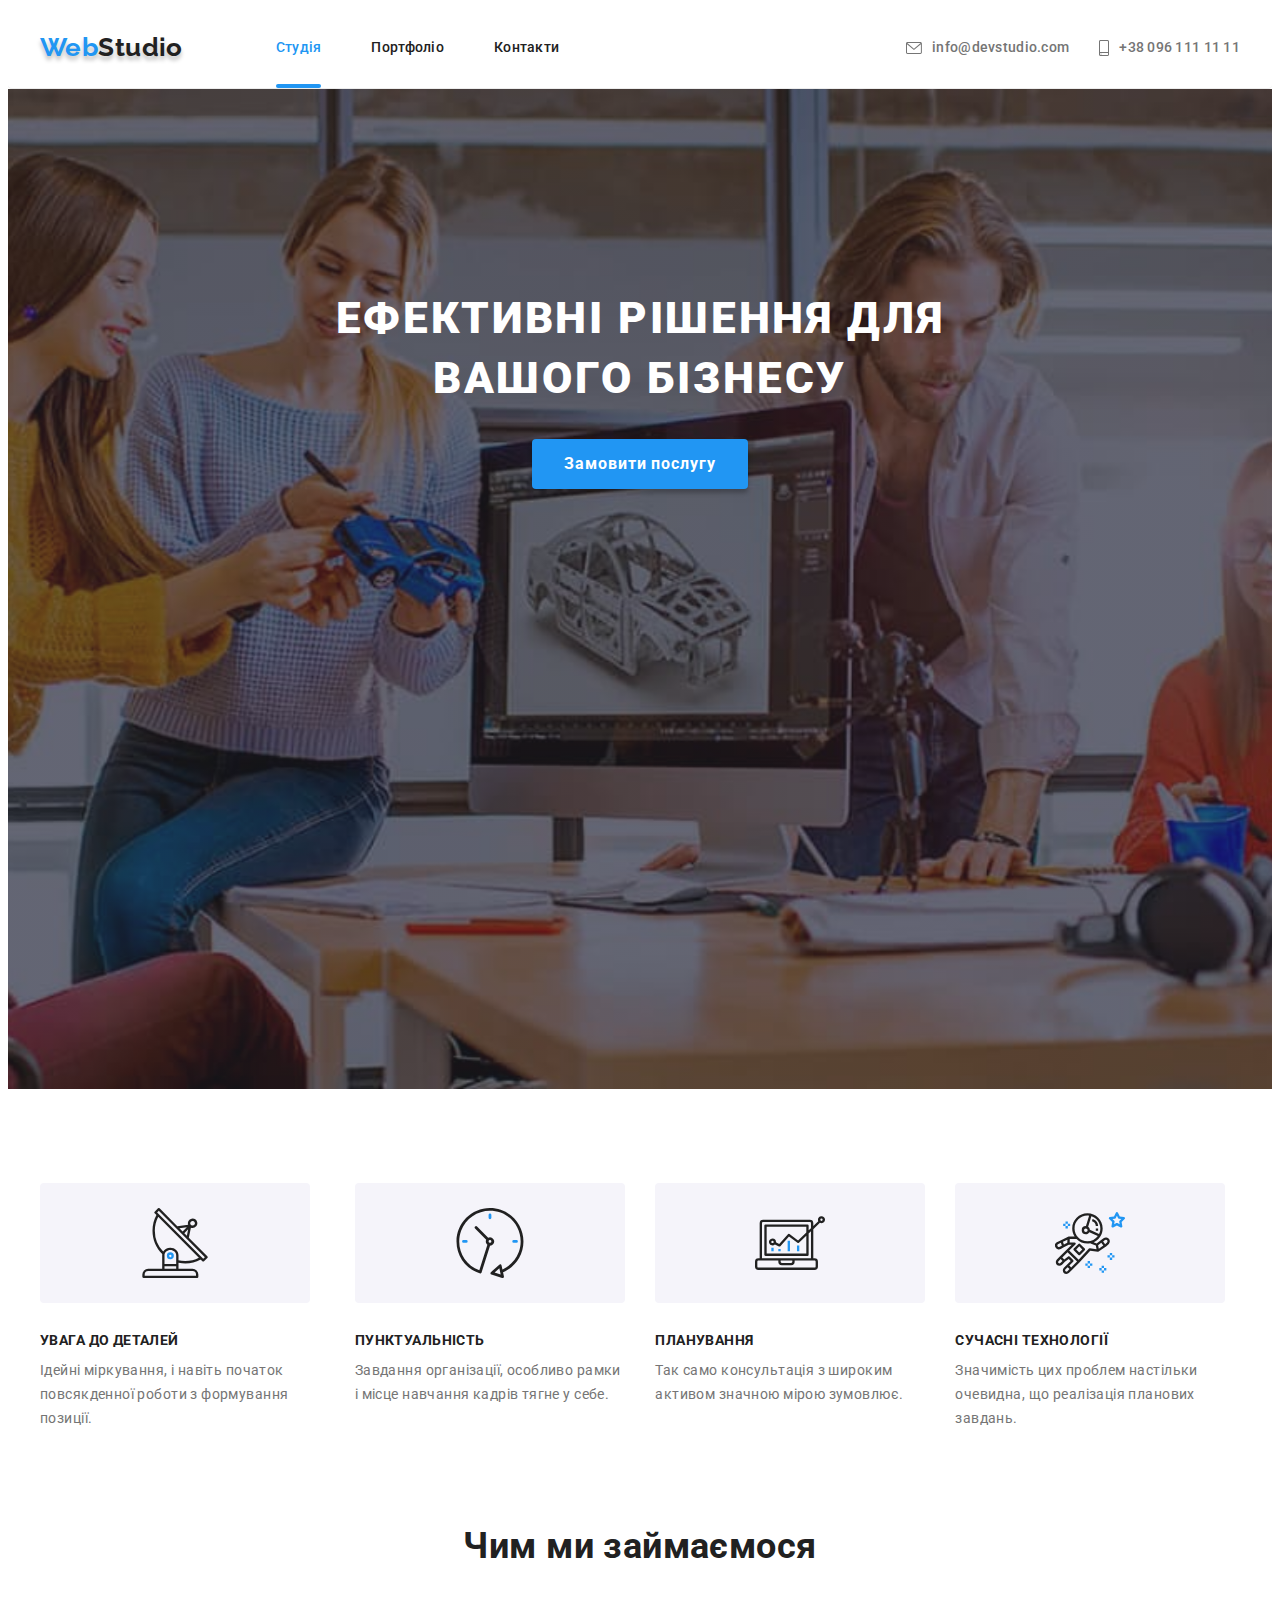
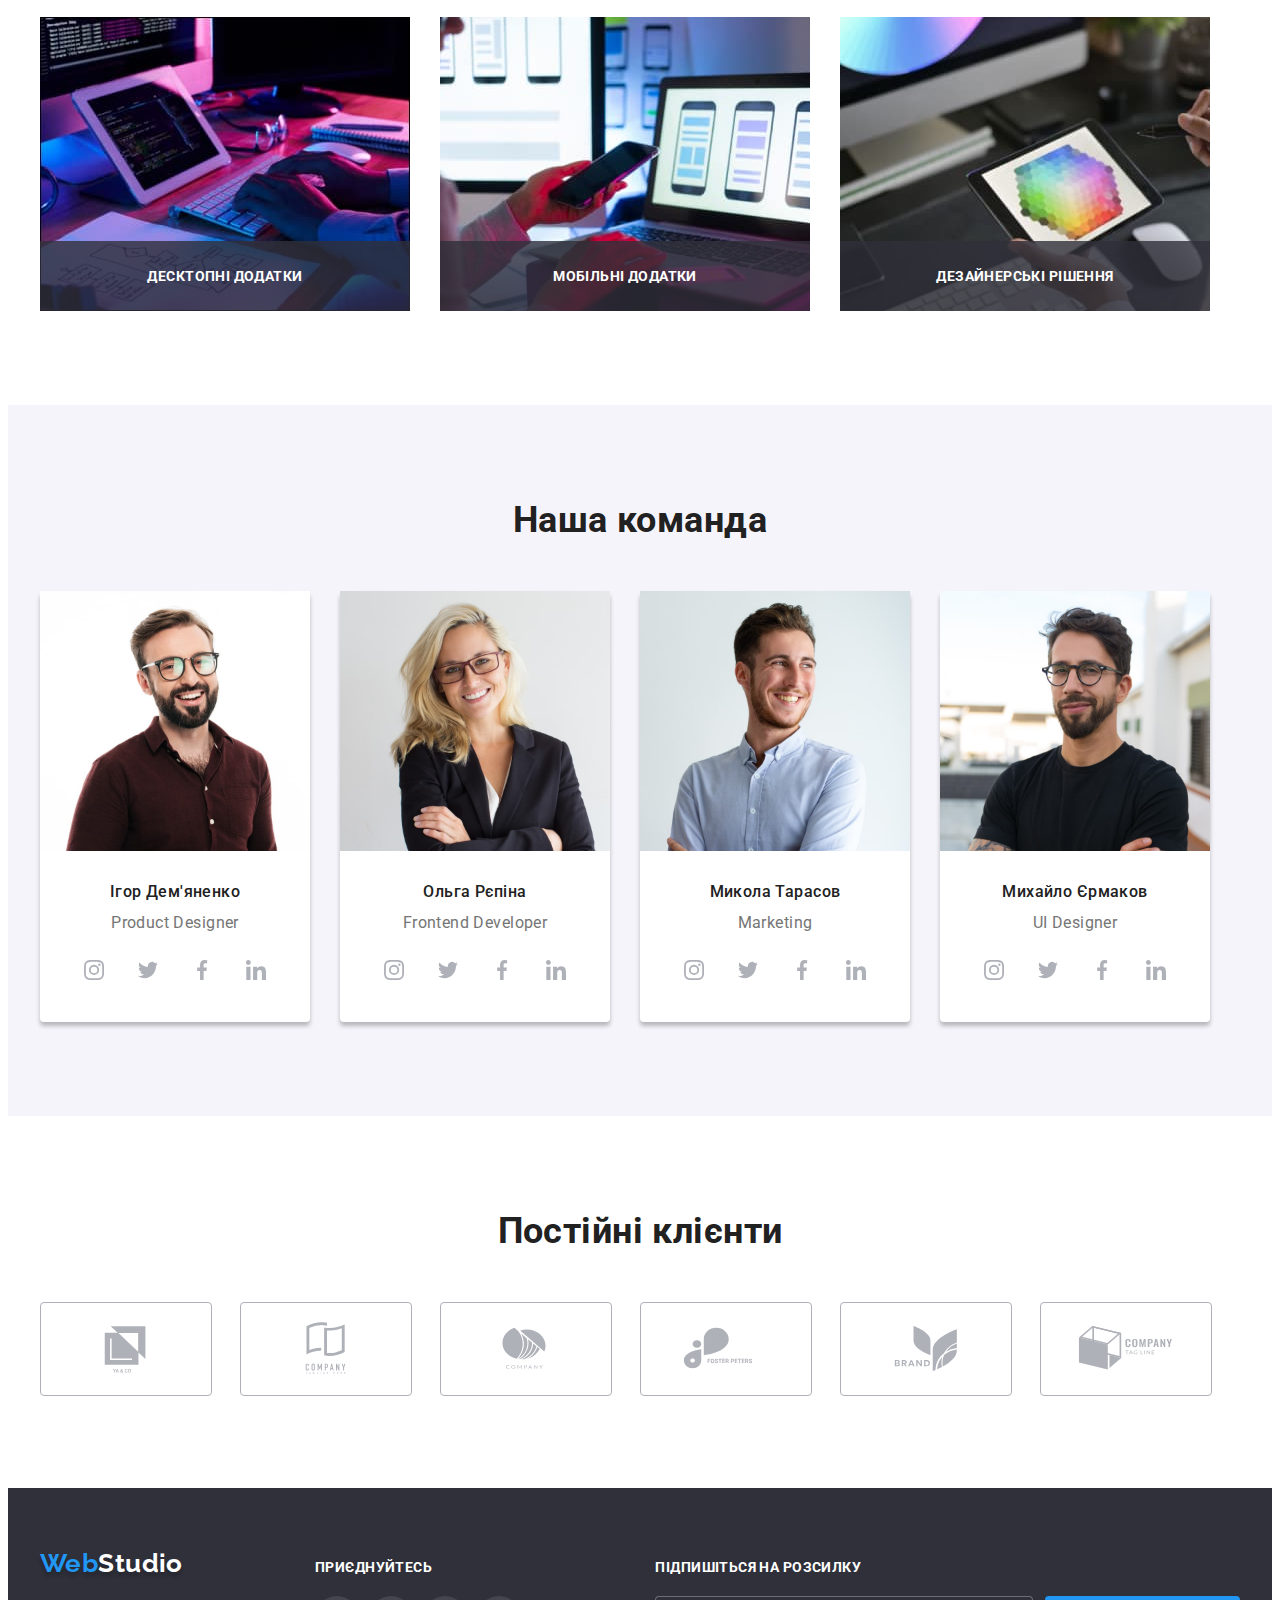
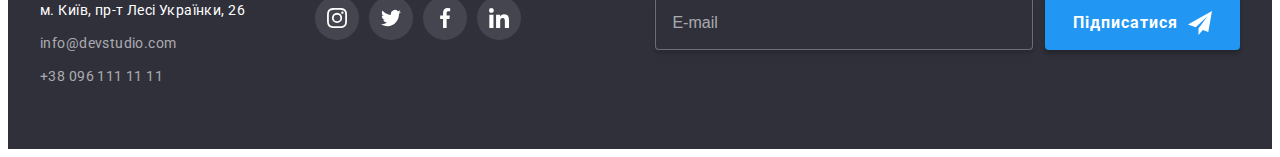
<file: index.html>
<!DOCTYPE html>
<html lang="uk">

<head>
  <meta charset="UTF-8">
  <meta http-equiv="X-UA-Compatible" content="IE=edge">
  <meta name="viewport" content="width=device-width, initial-scale=1.0">
  <title>Головна</title>
  <link rel="preconnect" href="https://fonts.googleapis.com">
  <link rel="preconnect" href="https://fonts.gstatic.com" crossorigin>
  <link href="https://fonts.googleapis.com/css2?family=Raleway:wght@700&family=Roboto:wght@400;500;700;900&display=swap"
    rel="stylesheet">
  <link rel="stylesheet" href="https://cdnjs.cloudflare.com/ajax/libs/modern-normalize/1.1.0/modern-normalize.min.css"
    integrity="sha512-wpPYUAdjBVSE4KJnH1VR1HeZfpl1ub8YT/NKx4PuQ5NmX2tKuGu6U/JRp5y+Y8XG2tV+wKQpNHVUX03MfMFn9Q=="
    crossorigin="anonymous" referrerpolicy="no-referrer" />
  <link rel="stylesheet" href="./css/styles.css">

</head>

<body>
  <!-- Шапка сторінки -->
  <header class="main-header">
    <div class="conteiner main-nav">
      <nav class="site-nav">
        <a class="logo" href="./index.html"><span class="log">Web</span>Studio</a>
        <ul class="list-nav">
          <li class="item"><a class="nav-link link" href="./portfolio.html"><span class="accent">Студія</span></a></li>
          <li class="item"><a class="nav-link link" href="./portfolio.html">Портфоліо</a></li>
          <li class="item"><a class="nav-link link" href="./index.html">Контакти</a></li>
        </ul>
      </nav>
      <div class="mail-tell-header">
        <a class="contacts" href="mailto:info@devstudio.com">
          <svg class="mail-icon" width="16px" height="12px">
            <use href="./images/icons.svg#icon-envelope"></use>
          </svg>info@devstudio.com</a>
        <a class="contacts" href="tel:+380961111111"><svg class="icon-tell" width="10px" height="16px">
            <use href="./images/icons.svg#icon-smartphone"></use>
          </svg>+38 096 111 11 11</a>
      </div>
    </div>
  </header>
  <main>

    <section class="hero">
      <div class="conteiner">
        <h1 class="promo-title">Ефективні рішення для вашого бізнесу</h1>
        <button type="button" class="button buttons" data-modal-open>Замовити послугу</button>
      </div>
    </section>
    <section class="section">
      <!--заголовок буде скритий-->
      <div class="conteiner">
        <h2 class="visually-hidden">Наші особливості</h2>
        <ul class="list-about">
          <li class="item-about">
            <div class="thumb"> <svg aria-label="логотип-антена" class="logo-why">
                <use href="./images/icons.svg#icon-antenna-logo"></use>
              </svg></div>
            <h3 class="why-title">Увага до деталей</h3>
            <p class="about">
              Ідейні міркування, і навіть початок повсякденної роботи з формування позиції.
            </p>
          </li>
          <li class="item-about">
            <div class="thumb"> <svg aria-label="логотип-годинник" class="logo-why">
                <use href="./images/icons.svg#icon-clock-logo"></use>
              </svg></div>
            <h3 class="why-title">Пунктуальність</h3>
            <p class="about">
              Завдання організації, особливо рамки і місце навчання кадрів тягне у себе.
            </p>
          </li>
          <li class="item-about">
            <div class="thumb"> <svg aria-label="логотип-діаграмма" class="logo-why">
                <use href="./images/icons.svg#icon-diagram-logo"></use>
              </svg></div>
            <h3 class="why-title">Планування</h3>
            <p class="about">Так само консультація з широким активом значною мірою зумовлює.</p>
          </li>
          <li class="item-about">
            <div class="thumb"><svg aria-label="логотип-астронавт" class="logo-why">
                <use href="./images/icons.svg#icon-astronaut-logo"></use>
              </svg> </div>
            <h3 class="why-title">Сучасні технології</h3>
            <p class="about">Значимість цих проблем настільки очевидна, що реалізація планових завдань.</p>
          </li>
        </ul>
      </div>
    </section>
    <section class="section section-nopad">
      <div class="conteiner">
        <h2 class="section-title">Чим ми займаємося</h2>
        <ul class="list-photo">
          <li class="photo-items">
            <img src="./images/do1.jpg" alt="pages for PC" width="370">

            <p class="label-text">Десктопні додатки</p>

          </li>
          <li class="photo-items">
            <img src="./images/do2.jpg" alt="pages for mobile" width="370">
            <p class="label-text">Мобільні додатки</p>
          </li>
          <li class="photo-items">
            <img src="./images/do3.jpg" alt="pages for other gadgets" width="370">

            <p class="label-text">Дезайнерські рішення</p>

          </li>
        </ul>
      </div>
    </section>
    <section class="our-team section">
      <div class="conteiner">
        <h2 class="section-title">Наша команда</h2>
        <ul class="list-staff">
          <li class="item-staff">
            <img src="./images/photo-1.jpg" alt="Igor's photo" width="270" height="260">
            <div class="staff-cards">
              <h3 class="staff-title">Ігор Дем'яненко </h3>
              <p class="position">Product Designer</p>
              <ul class="list-social-network">
                <li class="network-item"> <a class="social-link link" href="https://www.instagram.com/" target="_blank"
                    rel="noopener noreferrer nofollow"><svg aria-label="логотип Інстаграм" class="cards-icons-network">
                      <use href="./images/icons.svg#icon-instagram-logo"></use>
                    </svg></a></li>
                <li class="network-item"><a class="social-link link"" href=" https://twitter.com/" target="_blank"
                    rel="noopener noreferrer nofollow"><svg aria-label="логотип Твіттер" class="cards-icons-network">
                      <use href="./images/icons.svg#icon-twitter-logo"></use>
                    </svg></a></li>
                <li class="network-item"><a class="social-link link"" href=" https://www.facebook.com/" target="_blank"
                    rel="noopener noreferrer nofollow"><svg aria-label="логотип Фейсбук" class="cards-icons-network">
                      <use href="./images/icons.svg#icon-facebook-logo"></use>
                    </svg></a></li>
                <li class="network-item"><a class="social-link link"" href=" https://www.linkedin.com/" target="_blank"
                    rel="noopener noreferrer nofollow"><svg aria-label="логотип Лінкедин" class="cards-icons-network">
                      <use href="./images/icons.svg#icon-linkedin-logo"></use>
                    </svg></a></li>
              </ul>
            </div>
          </li>
          <li class="item-staff">
            <img src="./images/photo-2.jpg" alt="Olga's photo" width="270" height="260">
            <div class="staff-cards">
              <h3 class="staff-title">Ольга Рєпіна</h3>
              <p class="position">Frontend Developer</p>
              <ul class="list-social-network">
                <li class="network-item"> <a class="social-link link" href="https://www.instagram.com/" target="_blank"
                    rel="noopener noreferrer nofollow"><svg aria-label="логотип Інстаграм" class="cards-icons-network">
                      <use href="./images/icons.svg#icon-instagram-logo"></use>
                    </svg></a></li>
                <li class="network-item"><a class="social-link link"" href=" https://twitter.com/" target="_blank"
                    rel="noopener noreferrer nofollow"><svg aria-label="логотип Твіттер" class="cards-icons-network">
                      <use href="./images/icons.svg#icon-twitter-logo"></use>
                    </svg></a></li>
                <li class="network-item"><a class="social-link link"" href=" https://www.facebook.com/" target="_blank"
                    rel="noopener noreferrer nofollow"><svg aria-label="логотип Фейсбук" class="cards-icons-network">
                      <use href="./images/icons.svg#icon-facebook-logo"></use>
                    </svg></a></li>
                <li class="network-item"><a class="social-link link"" href=" https://www.linkedin.com/" target="_blank"
                    rel="noopener noreferrer nofollow"><svg aria-label="логотип Лінкедин" class="cards-icons-network">
                      <use href="./images/icons.svg#icon-linkedin-logo"></use>
                    </svg></a></li>
              </ul>
            </div>
          </li>
          <li class="item-staff">
            <img src="./images/photo-3.jpg" alt="Mykola's photo" width="270" height="260">
            <div class="staff-cards">
              <h3 class="staff-title">Микола Тарасов</h3>
              <p class="position">Marketing</p>
              <ul class="list-social-network">
                <li class="network-item"> <a class="social-link link" href="https://www.instagram.com/" target="_blank"
                    rel="noopener noreferrer nofollow"><svg aria-label="логотип Інстаграм" class="cards-icons-network">
                      <use href="./images/icons.svg#icon-instagram-logo"></use>
                    </svg></a></li>
                <li class="network-item"><a class="social-link link"" href=" https://twitter.com/" target="_blank"
                    rel="noopener noreferrer nofollow"><svg aria-label="логотип Твіттер" class="cards-icons-network">
                      <use href="./images/icons.svg#icon-twitter-logo"></use>
                    </svg></a></li>
                <li class="network-item"><a class="social-link link"" href=" https://www.facebook.com/" target="_blank"
                    rel="noopener noreferrer nofollow"><svg aria-label="логотип Фейсбук" class="cards-icons-network">
                      <use href="./images/icons.svg#icon-facebook-logo"></use>
                    </svg></a></li>
                <li class="network-item"><a class="social-link link"" href=" https://www.linkedin.com/" target="_blank"
                    rel="noopener noreferrer nofollow"><svg aria-label="логотип Лінкедин" class="cards-icons-network">
                      <use href="./images/icons.svg#icon-linkedin-logo"></use>
                    </svg></a></li>
              </ul>
            </div>
          </li>
          <li class="item-staff">
            <img src="./images/photo-4.jpg" alt="Mykhaylo's photo" width="270" height="260">
            <div class="staff-cards">
              <h3 class="staff-title">Михайло Єрмаков</h3>
              <p class="position">UI Designer</p>
              <ul class="list-social-network">
                <li class="network-item"> <a class="social-link link" href="https://www.instagram.com/" target="_blank"
                    rel="noopener noreferrer nofollow"><svg aria-label="логотип Інстаграм" class="cards-icons-network">
                      <use href="./images/icons.svg#icon-instagram-logo"></use>
                    </svg></a></li>
                <li class="network-item"><a class="social-link link"" href=" https://twitter.com/" target="_blank"
                    rel="noopener noreferrer nofollow"><svg aria-label="логотип Твіттер" class="cards-icons-network">
                      <use href="./images/icons.svg#icon-twitter-logo"></use>
                    </svg></a></li>
                <li class="network-item"><a class="social-link link"" href=" https://www.facebook.com/" target="_blank"
                    rel="noopener noreferrer nofollow"><svg aria-label="логотип Фейсбук" class="cards-icons-network">
                      <use href="./images/icons.svg#icon-facebook-logo"></use>
                    </svg></a></li>
                <li class="network-item"><a class="social-link link"" href=" https://www.linkedin.com/" target="_blank"
                    rel="noopener noreferrer nofollow"><svg aria-label="логотип Лінкедин" class="cards-icons-network">
                      <use href="./images/icons.svg#icon-linkedin-logo"></use>
                    </svg></a></li>
              </ul>
            </div>
          </li>
        </ul>
      </div>
    </section>
    <section class="section">
      <div class="conteiner">
        <h2 class="section-title">Постійні клієнти</h2>
        <ul class="list-partners">
          <li class="items-partners"><a class="link-partners link" href="#"><svg aria-label="логотип компанії"
                class="company-logo logo-hover">
                <use href="./images/icons.svg#icon-partners-1"></use>
              </svg></a></li>
          <li class="items-partners"><a class="link-partners link" href="#"><svg aria-label="логотип компанії"
                class="company-logo ">
                <use href="./images/icons.svg#icon-partners-2"></use>
              </svg></a></li>
          <li class="items-partners"><a class="link-partners link" href="#"><svg aria-label="логотип компанії"
                class="company-logo ">
                <use href="./images/icons.svg#icon-partners-3"></use>
              </svg></a></li>
          <li class="items-partners"><a class="link-partners link" href="#"><svg aria-label="логотип компанії"
                class="company-logo ">
                <use href="./images/icons.svg#icon-partners-4"></use>
              </svg></a>
          </li>
          <li class="items-partners"><a class="link-partners link" href="#"><svg aria-label="логотип компанії"
                class="company-logo ">
                <use href="./images/icons.svg#icon-partners-5"></use>
              </svg></a></li>
          <li class="items-partners"><a class="link-partners link" href="#"><svg aria-label="логотип компанії"
                class="company-logo ">
                <use href="./images/icons.svg#icon-partners-6"></use>
              </svg></a></li>
        </ul>
      </div>
    </section>
  </main>
  <footer class="foot">
    <div class="conteiner footer">
      <div class="logo-contacts"><a class="logo" href="index.html"><span class="log">Web</span><span
            class="logo-footer">Studio</span></a>
        <address>
          <ul class="list-footer">
            <li class="items-footer"><a class="address-link" href="https://goo.gl/maps/CPtrU1FHBa2aNyZL9"
                target="_blank" rel="noopener noreferrer nofollow">м. Київ,
                пр-т Лесі Українки, 26</a></li>
            <li class="items-footer"><a class="footer-link link" href="mailto:info@devstudio.com">info@devstudio.com</a>
            </li>
            <li class="items-footer"><a class="footer-link link" href="tel:+380961111111">+38 096 111 11 11</a></li>
          </ul>
        </address>
      </div>
      <div class="network-link">
        <h3 class="why-title network">Приєднуйтесь</h3>
        <ul class="list-social-network">
          <li class="network-item"> <a class="dark social-link link" href="https://www.instagram.com/" target="_blank"
              rel="noopener noreferrer nofollow"><svg aria-label="логотип Інстаграм" class="icons-network">
                <use href="./images/icons.svg#icon-instagram-logo"></use>
              </svg></a></li>
          <li class="network-item"><a class="dark social-link link" href=" https://twitter.com/" target="_blank"
              rel="noopener noreferrer nofollow"><svg aria-label="логотип Твіттер" class="icons-network">
                <use href="./images/icons.svg#icon-twitter-logo"></use>
              </svg></a></li>
          <li class="network-item"><a class="dark social-link link" href=" https://www.facebook.com/" target="_blank"
              rel="noopener noreferrer nofollow"><svg aria-label="логотип Фейсбук" class="icons-network">
                <use href="./images/icons.svg#icon-facebook-logo"></use>
              </svg></a></li>
          <li class="network-item"><a class="dark social-link link" href=" https://www.linkedin.com/" target="_blank"
              rel="noopener noreferrer nofollow"><svg aria-label="логотип Лінкедин" class="icons-network">
                <use href="./images/icons.svg#icon-linkedin-logo"></use>
              </svg></a></li>
        </ul>
      </div>
      <div class="footer-form-conteiner">
        <p class="why-title network">
          Підпишіться на розсилку</p>
        <form class="footer-form">
          <label for="user_email"><input type="email" name="email" placeholder="E-mail" id="user_email" required
              class="footer-sub" /></label>
          <button type="submit" class="button-send-email button buttons">Підписатися<svg class="icon-send" width="24"
              height="24">
              <use href="./images/icons.svg#icon-send"></use>
            </svg></button>
        </form>
      </div>
    </div>
  </footer>
  <div class="backdrop is-hidden" data-modal>
    <div class="modal"><button type="button" class="close-modal" data-modal-close><svg class="icon-button-close"
          width="18" height="18">
          <use href="./images/icons.svg#icon-close"></use>
        </svg>
      </button>
      <p class="form-title">Залиште свої дані, ми вам передзвонимо</p>
      <form class="form-field">
        <label for="user_name" class="form-label">Ім'я</label>
        <div class="form-input-wrapper">
          <input type="text" name="User_name" id="user_name" required class="form-input" minlength="2"
            pattern="['a-zA-Zа-яА-ЯіІїЇ]+" />
          <svg class="form-icons" width="18" height="18">
            <use href="./images/icons.svg#icon-person"></use>
          </svg>
        </div>
        <label for="user_tell" class="form-label">Телефон</label>
        <div class="form-input-wrapper">
          <input type="tel" name="User_number" id="user_tell" required pattern="[0-9]{3}-[0-9]{3}-[0-9]{2}-[0-9]{2}"
            title="xxx-xxx-xx-xx" class="form-input" />
          <svg class="form-icons" width="18" height="18">
            <use href="./images/icons.svg#icon-phone"></use>
          </svg>
        </div>
        <label for="user_mail" class="form-label">Пошта</label>
        <div class="form-input-wrapper">
          <input type="email" name="User_mail" id="user_mail" required class="form-input" />
          <svg class="form-icons" width="18" height="18">
            <use href="./images/icons.svg#icon-email-form"></use>
          </svg>
        </div>
        <label for="comments" class="form-label">Коментар</label>
        <textarea name="feedback" placeholder="Введіть текст" id="comments" class="input-feedback"></textarea>
        <input class="input-checkbox" type="checkbox" name="User_policy" id="policy" required /><label for="policy"
          class="policy-label"><span class="checked-icon"><svg class="custom-checkbox-icon" width="16" height="15">
              <use class="icon-checked" href="./images/icons.svg#icon-check"></use>
            </svg></span>Погоджуюся з розсилкою та
          приймаю&nbsp;<a href="#" class="contract">Умови договору</a></label>
        <button type="submit" class="form-button button buttons">Відправити</button>

      </form>
    </div>
  </div>
  <script src="./js/modal.js"></script>
</body>

</html>
</file>
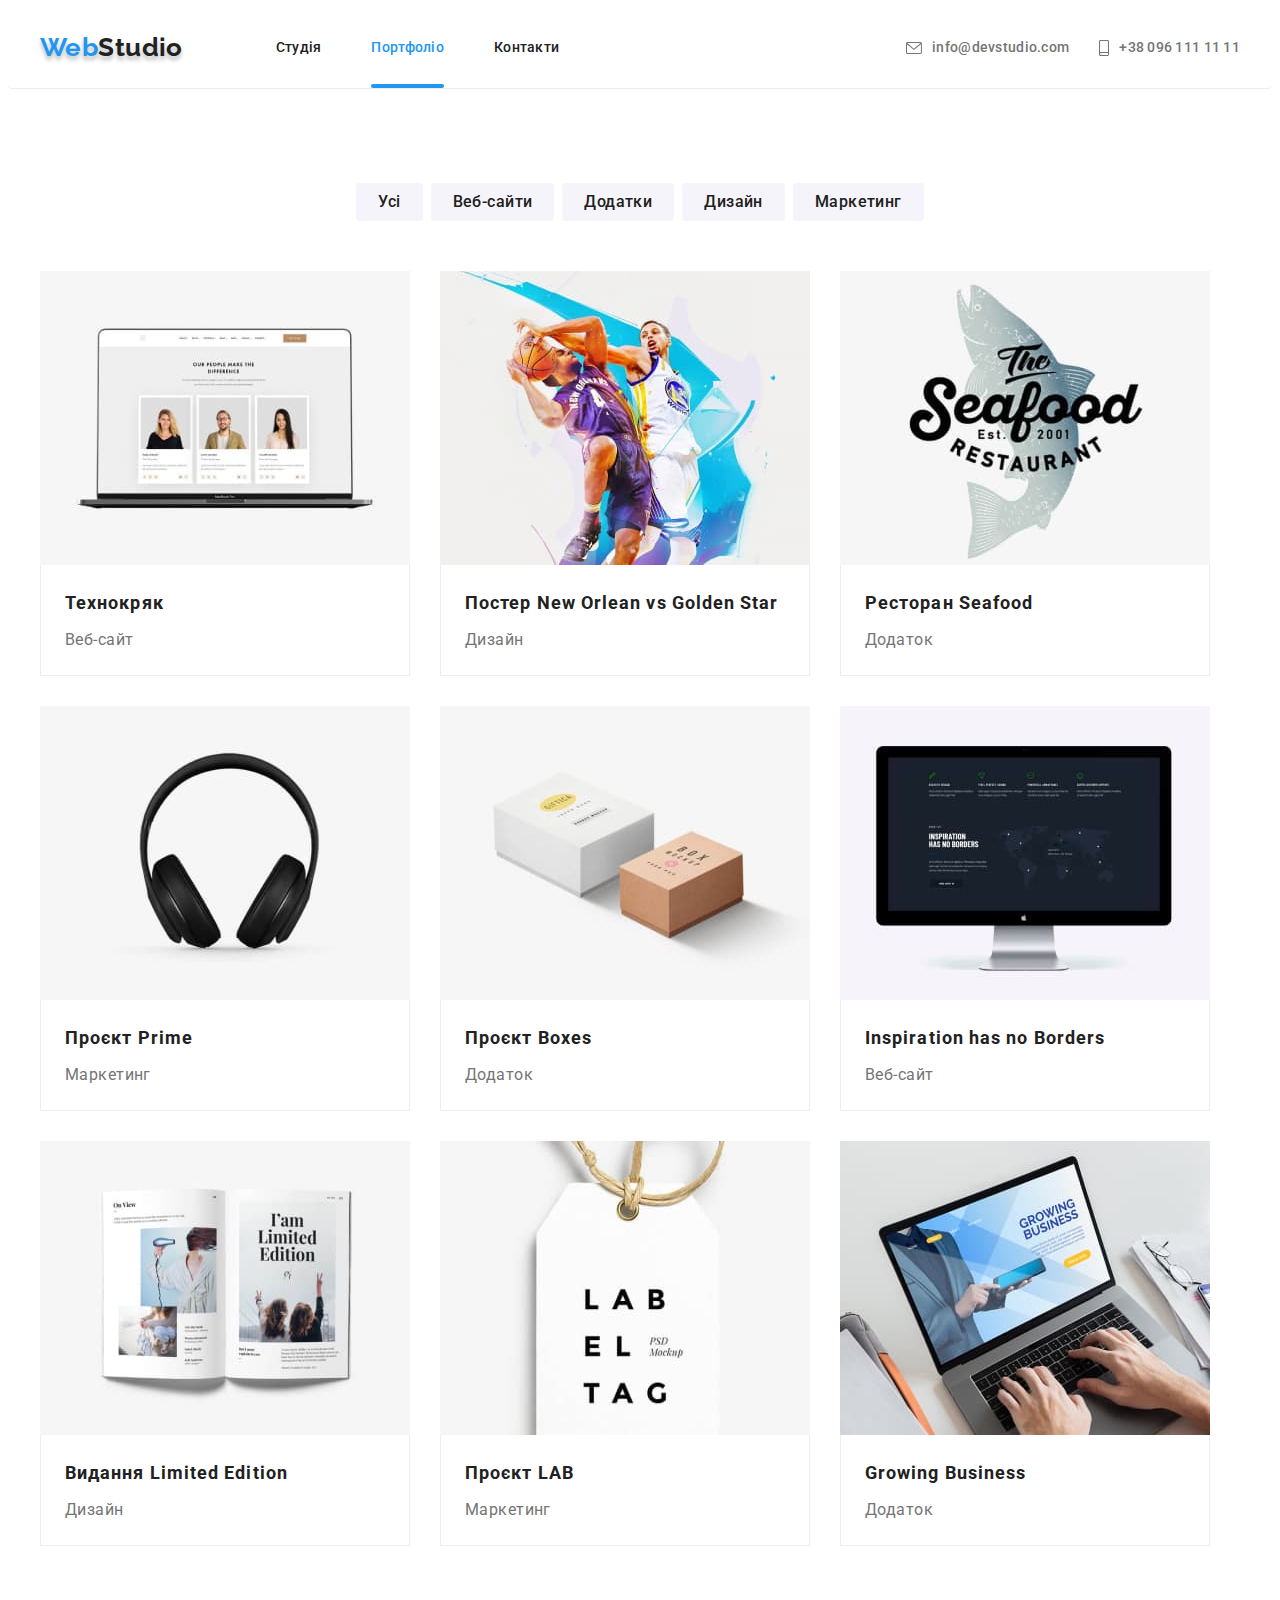
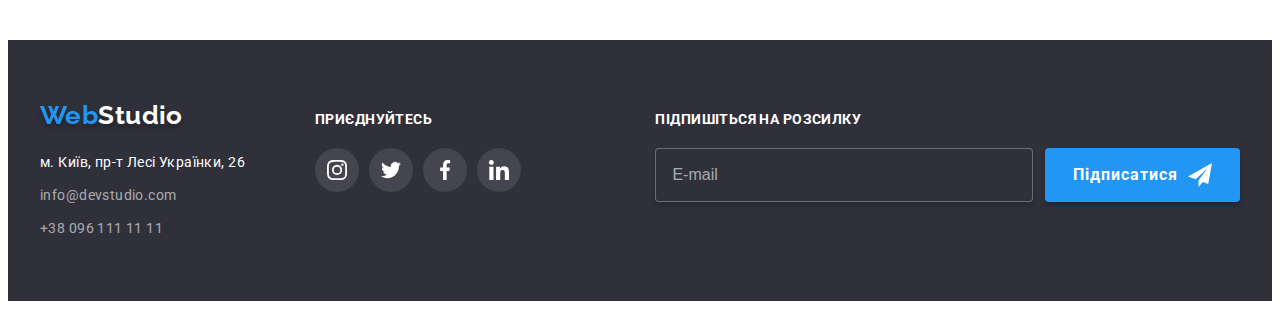
<file: portfolio.html>
<!DOCTYPE html>
<html lang="uk">

<head>
    <meta charset="UTF-8">
    <meta http-equiv="X-UA-Compatible" content="IE=edge">
    <meta name="viewport" content="width=device-width, initial-scale=1.0">
    <title>Портфоліо</title>
    <link rel="preconnect" href="https://fonts.googleapis.com">
    <link rel="preconnect" href="https://fonts.gstatic.com" crossorigin>
    <link
        href="https://fonts.googleapis.com/css2?family=Raleway:wght@700&family=Roboto:wght@400;500;700;900&display=swap"
        rel="stylesheet">
    <link rel="stylesheet" href="https://cdnjs.cloudflare.com/ajax/libs/modern-normalize/1.1.0/modern-normalize.min.css"
        integrity="sha512-wpPYUAdjBVSE4KJnH1VR1HeZfpl1ub8YT/NKx4PuQ5NmX2tKuGu6U/JRp5y+Y8XG2tV+wKQpNHVUX03MfMFn9Q=="
        crossorigin="anonymous" referrerpolicy="no-referrer" />
    <link rel="stylesheet" href="./css/styles.css">
</head>

<body>
    <header class="main-header">
        <div class="conteiner main-nav">
            <nav class="site-nav">
                <a class="logo" href="./index.html"><span class="log">Web</span>Studio</a>
                <ul class="list-nav">
                    <li class="item"><a class="nav-link link" href="./index.html">Студія</a>
                    </li>
                    <li class="item"><a class="nav-link link" href="./portfolio.html"><span
                                class="accent">Портфоліо</span></a></li>
                    <li class="item"><a class="nav-link link" href="./index.html">Контакти</a></li>
                </ul>
            </nav>
            <div class="mail-tell-header">
                <a class="contacts" href="mailto:info@devstudio.com"><svg class="mail-icon" width="16px" height="12px">
                        <use href="./images/icons.svg#icon-envelope"></use>
                    </svg>info@devstudio.com</a>
                <a class="contacts" href="tel:+380961111111"><svg class="icon-tell" width="10px" height="16px">
                        <use href="./images/icons.svg#icon-smartphone"></use>
                    </svg>+38 096 111 11 11</a>
            </div>
        </div>
    </header>
    <main>
        <section class="section">
            <div class="conteiner">
                <!--заголовок буде скритий-->
                <h1 class="visually-hidden">Портфоліо</h1>
                <ul class="list-button">
                    <li class="button-items"><button class="button-filter buttons " type="button">Усі</button></li>
                    <li class="button-items"><button class="button-filter buttons " type="button">Веб-сайти</button>
                    </li>
                    <li class="button-items"><button class="button-filter buttons " type="button">Додатки</button></li>
                    <li class="button-items"><button class="button-filter buttons " type="button">Дизайн</button></li>
                    <li class="button-items"><button class="button-filter buttons " type="button">Маркетинг</button>
                    </li>
                </ul>
                <ul class="list-portfolio">
                    <li><a class="link-portfolio link" href="#">
                            <div class="list-wrapper"><img src="./images/portf1.jpg" alt="Website" width="370">
                                <p class="overlay">Ресурс пропонує комплексні пропозиції з різним рівнем функціоналу та
                                    сервісів. Все це
                                    дозволить відвідувачу отримати
                                    вичерпні відомості про компанію чи приватну особу.</p>
                            </div>
                            <div class="border">
                                <h2 class="portfolio-title">Технокряк</h2>
                                <p class="about-portfolio">Веб-сайт</p>
                            </div>
                        </a>
                    </li>
                    <li> <a class="link-portfolio link" href="#">
                            <div class="list-wrapper"><img src="./images/portf2.jpg" alt="Poster" width="370">
                                <p class="overlay">Ресурс пропонує комплексні пропозиції з різним рівнем функціоналу та
                                    сервісів. Все це
                                    дозволить відвідувачу отримати
                                    вичерпні відомості про компанію чи приватну особу.</p>
                            </div>
                            <div class="border">
                                <h2 class="portfolio-title">Постер New Orlean vs Golden Star</h2>
                                <p class="about-portfolio">Дизайн</p>
                            </div>
                        </a>
                    </li>
                    <li> <a class="link-portfolio link" href="#">
                            <div class="list-wrapper"><img src="./images/portf3.jpg" alt="Restorount-logo" width="370">
                                <p class="overlay">Ресурс пропонує комплексні пропозиції з різним рівнем функціоналу та
                                    сервісів. Все це
                                    дозволить відвідувачу отримати
                                    вичерпні відомості про компанію чи приватну особу.</p>
                            </div>
                            <div class="border">
                                <h2 class="portfolio-title">Ресторан Seafood</h2>
                                <p class="about-portfolio">Додаток</p>
                            </div>
                        </a>
                    </li>
                    <li><a class="link-portfolio link" href="#">
                            <div class="list-wrapper"><img src="./images/portf4.jpg" alt="Project-marketing"
                                    width="370">
                                <p class="overlay">Ресурс пропонує комплексні пропозиції з різним рівнем функціоналу та
                                    сервісів. Все це
                                    дозволить відвідувачу отримати
                                    вичерпні відомості про компанію чи приватну особу.</p>
                            </div>
                            <div class="border">
                                <h2 class="portfolio-title">Проєкт Prime</h2>
                                <p class="about-portfolio">Маркетинг</p>
                            </div>
                        </a>
                    </li>
                    <li> <a class="link-portfolio link" href="#">
                            <div class="list-wrapper"><img src="./images/portf5.jpg" alt="Project-boxes" width="370">
                                <p class="overlay">Ресурс пропонує комплексні пропозиції з різним рівнем функціоналу та
                                    сервісів. Все це
                                    дозволить відвідувачу отримати
                                    вичерпні відомості про компанію чи приватну особу.</p>
                            </div>
                            <div class="border">
                                <h2 class="portfolio-title">Проєкт Boxes</h2>
                                <p class="about-portfolio">Додаток</p>
                            </div>
                        </a>

                    </li>
                    <li> <a class="link-portfolio link" href="#">
                            <div class="list-wrapper"><img src="./images/portf6.jpg" alt="Website2" width="370">
                                <p class="overlay">Ресурс пропонує комплексні пропозиції з різним рівнем функціоналу та
                                    сервісів. Все це
                                    дозволить відвідувачу отримати
                                    вичерпні відомості про компанію чи приватну особу.</p>
                            </div>
                            <div class="border">
                                <h2 class="portfolio-title">Inspiration has no Borders</h2>
                                <p class="about-portfolio">Веб-сайт</p>
                            </div>
                        </a>
                    </li>
                    <li> <a class="link-portfolio link" href="#">
                            <div class="list-wrapper"><img src="./images/portf7.jpg" alt="Design" width="370">
                                <p class="overlay">Ресурс пропонує комплексні пропозиції з різним рівнем функціоналу та
                                    сервісів. Все це
                                    дозволить відвідувачу отримати
                                    вичерпні відомості про компанію чи приватну особу.</p>
                            </div>
                            <div class="border">
                                <h2 class="portfolio-title">Видання Limited Edition</h2>
                                <p class="about-portfolio">Дизайн</p>
                            </div>
                        </a>
                    </li>
                    <li><a class="link-portfolio link" href="#">
                            <div class="list-wrapper"><img src="./images/portf8.jpg" alt="LAB" width="370">
                                <p class="overlay">Ресурс пропонує комплексні пропозиції з різним рівнем функціоналу та
                                    сервісів. Все це
                                    дозволить відвідувачу отримати
                                    вичерпні відомості про компанію чи приватну особу.</p>
                            </div>
                            <div class="border">
                                <h2 class="portfolio-title">Проєкт LAB</h2>
                                <p class="about-portfolio">Маркетинг</p>
                            </div>
                        </a>
                    </li>
                    <li> <a class="link-portfolio link" href="#">
                            <div class="list-wrapper"><img src="./images/portf9.jpg" alt="App-for-business" width="370">
                                <p class="overlay">Ресурс пропонує комплексні пропозиції з різним рівнем функціоналу та
                                    сервісів. Все це
                                    дозволить відвідувачу отримати
                                    вичерпні відомості про компанію чи приватну особу.</p>
                            </div>
                            <div class="border">
                                <h2 class="portfolio-title">Growing Business</h2>
                                <p class="about-portfolio">Додаток</p>
                            </div>
                        </a>
                    </li>
                </ul>
            </div>
        </section>
    </main>
    <footer class="foot">
        <div class="conteiner footer">

            <div class="logo-contacts"><a class="logo" href="index.html"><span class="log">Web</span><span
                        class="logo-footer">Studio</span></a>
                <address>
                    <ul class="list-footer">
                        <li class="items-footer"><a class="address-link" href="https://goo.gl/maps/CPtrU1FHBa2aNyZL9"
                                target="_blank" rel="noopener noreferrer nofollow">м. Київ,
                                пр-т Лесі Українки, 26</a></li>
                        <li class="items-footer"><a class="footer-link link"
                                href="mailto:info@devstudio.com">info@devstudio.com</a>
                        </li>
                        <li class="items-footer"><a class="footer-link link" href="tel:+380961111111">+38 096 111 11
                                11</a></li>
                    </ul>
                </address>
            </div>
            <div class="network-link">
                <h3 class="why-title network">Приєднуйтесь</h3>
                <ul class="list-social-network">
                    <li class="network-item"> <a class="dark social-link link" href="https://www.instagram.com/"
                            target="_blank" rel="noopener noreferrer nofollow"><svg aria-label="логотип Інстаграм"
                                class="icons-network">
                                <use href="./images/icons.svg#icon-instagram-logo"></use>
                            </svg></a></li>
                    <li class="network-item"><a class="dark social-link link" href=" https://twitter.com/"
                            target="_blank" rel="noopener noreferrer nofollow"><svg aria-label="логотип Твіттер"
                                class="icons-network">
                                <use href="./images/icons.svg#icon-twitter-logo"></use>
                            </svg></a></li>
                    <li class="network-item"><a class="dark social-link link" href=" https://www.facebook.com/"
                            target="_blank" rel="noopener noreferrer nofollow"><svg aria-label="логотип Фейсбук"
                                class="icons-network">
                                <use href="./images/icons.svg#icon-facebook-logo"></use>
                            </svg></a></li>
                    <li class="network-item"><a class="dark social-link link" href=" https://www.linkedin.com/"
                            target="_blank" rel="noopener noreferrer nofollow"><svg aria-label="логотип Лінкедин"
                                class="icons-network">
                                <use href="./images/icons.svg#icon-linkedin-logo"></use>
                            </svg></a></li>
                </ul>
            </div>
            <div class="footer-form-conteiner">
                <p class="why-title network">
                    Підпишіться на розсилку</p>
                <form class="footer-form">
                    <label for="user_email"><input type="email" name="email" placeholder="E-mail" id="user_email"
                            required class="footer-sub" /></label>
                    <button type="submit" class="button-send-email button buttons">Підписатися<svg class="icon-send"
                            width="24" height="24">
                            <use href="./images/icons.svg#icon-send"></use>
                        </svg></button>
                </form>
            </div>
        </div>

    </footer>
</body>

</html>
</file>
<file: css/styles.css>
:root {
    --primary-text-color: #757575;
    --title-text-color: #212121;
    --accent-color: #2196F3;
    --primary-white-color: #FFFFFF;
    --portfolio-border-color: #EEEEEE;
    --black-color: #000000;
    --section-grey-color: #F5F4FA;
    --grey-shadow: #FFFFFF99;
    --hero-footer-color: #2F303A;
    --header-border-color: #ECECEC;
    --logo-color: #AFB1B8;
    --transition-dur-fun: 250ms cubic-bezier(0.4, 0, 0.2, 1);

}

body {
    font-family: 'Roboto', sans-serif;
    font-size: 14px;
    background-color: var(--primary-white-color);
    color: var(--primary-text-color);
    letter-spacing: 0.03em;

}

h1,
h2,
h3,
h4,
h5,
h6,
p {
    margin-top: 0;
    margin-bottom: 0;
}

ul,
ol {
    margin-top: 0;
    margin-bottom: 0;
    padding-left: 0;
}

.section {
    padding-top: 94px;
    padding-bottom: 94px;
}

.buttons {
    display: block;
    margin: 0 auto;
    cursor: pointer;
    border: none;
    border-radius: 4px;

    text-align: center;
    font-family: inherit;
}

img {
    display: block;
    max-width: 100%;
    height: auto;
}

.link {
    text-decoration: none;
}

.visually-hidden {
    position: absolute;
    width: 1px;
    height: 1px;
    margin: -1px;
    border: 0;
    padding: 0;

    white-space: nowrap;
    clip-path: inset(100%);
    clip: rect(0 0 0 0);
    overflow: hidden;
}

.list-nav,
.list-about,
.list-photo,
.list-staff,
.list-footer,
.list-button,
.list-partners,
.list-portfolio,
.list-social-network {
    list-style-type: none;
}

.conteiner {
    margin-left: auto;
    margin-right: auto;
    width: 1200px;
    padding-left: 15px;
    padding-right: 15px;

}

.main-header {
    border-bottom: 1px solid var(--header-border-color);

    border-bottom-left-radius: 4px;
    border-bottom-right-radius: 4px;
    box-shadow: 0px, 4px rgba(0, 0, 0, 0.25);
}

.logo {
    font-family: 'Raleway';
    font-weight: 700;
    font-size: 26px;
    line-height: 1.2;
    text-decoration: none;
    text-shadow: 0px 4px 4px rgba(0, 0, 0, 0.25);
    color: var(--title-text-color)
}

.logo>.log {
    color: var(--accent-color);
}

.site-nav .nav-link {
    position: relative;
    display: inline-block;

    padding-top: 32px;
    padding-bottom: 32px;

    font-weight: 500;
    line-height: 1.14;
    letter-spacing: 0.02em;
    color: var(--title-text-color);

    transition: color var(--transition-dur-fun);
}

.accent {
    color: var(--accent-color);
}

.accent::after {
    position: absolute;
    left: 0;
    bottom: 0;
    content: "";
    display: block;
    width: 100%;
    height: 4px;
    background-color: var(--accent-color);
    border-radius: 2px;
}

.list-nav,
.site-nav,
.main-nav,
.list-photo,
.list-staff {
    display: flex;
    align-items: center;
}

/* Шапка навігація */
.list-nav {
    margin-left: 93px;
    gap: 50px;

}

.mail-tell-header {
    display: flex;
    gap: 30px;
    justify-content: center;
    align-items: center;
    margin-left: auto;
}

.site-nav .nav-link:hover,
.site-nav .nav-link:focus,
.contacts:hover,
.contacts:focus,
.list-footer a:hover,
.list-footer a:focus {
    color: var(--accent-color);
}

.contacts {
    display: inline-flex;
    align-items: center;
    padding-top: 32px;
    padding-bottom: 32px;

    font-weight: 500;
    line-height: 1.14;
    letter-spacing: 0.02em;
    color: var(--primary-text-color);
    fill: currentColor;
    text-decoration: none;

    transition: color var(--transition-dur-fun);

}

.contacts>.mail-icon {
    margin-right: 10px;

}

.contacts>.icon-tell {
    margin-right: 10px;

}

.icon-tell:hover,
.icon-tell:focus,
.mail-icon:hover,
.mail-icon:focus {
    fill: var(--accent-color);
}

/* Герой */
.hero {
    max-width: 1600px;
    height: 600px;
    margin: 0 auto;
    padding: 200px 0;
    text-align: center;
    background-color: #C4C4C4;
    background-image: linear-gradient(rgba(47, 48, 58, 0.4),
            rgba(47, 48, 58, 0.4)),
        url("../images/BG-image.jpg");
    background-repeat: no-repeat;
    background-position: center;
    background-size: cover;
}

.promo-title {
    width: 696px;
    margin: 0 auto;
    margin-bottom: 30px;
    font-weight: 900;

    font-size: 44px;
    line-height: 1.36;

    letter-spacing: 0.06em;
    text-transform: uppercase;
    color: var(--primary-white-color);
}

.button {
    padding: 10px 32px;
    background-color: var(--accent-color);
    color: var(--primary-white-color);
    font-weight: 700;
    font-size: 16px;
    line-height: 1.88;
    letter-spacing: 0.06em;

    box-shadow: 0px 4px 4px rgba(0, 0, 0, 0.25);

    transition: background-color var(--transition-dur-fun),
        box-shadow var(--transition-dur-fun);
}

.button:hover,
.button:focus {
    background-color: #188CE8;
    box-shadow: 0px 4px 4px rgba(0, 0, 0, 0.15);
}

.section-nopad {
    padding-top: 0;
}

/* Секція 2  */
.list-about {
    display: flex;
    align-items: flex-start;
    gap: 30px;
}

.item-about {
    flex-basis: calc((100%-90px)/4);
}

.thumb {
    display: flex;
    align-items: center;
    justify-content: center;

    margin-bottom: 30px;
    width: 270px;
    height: 120px;

    background-color: var(--section-grey-color);
    border-radius: 4px;
}

.logo-why {
    width: 70px;
    height: 70px;
}

.photo-items:not(:last-child),
.item-staff:not(:last-child) {
    margin-right: 30px;
}

.photo-items {
    position: relative;
}

.label-text {
    display: flex;
    justify-content: center;
    align-items: center;

    position: absolute;
    left: 0;
    bottom: 0;
    width: 100%;
    height: 70px;
    font-weight: 700;
    line-height: 1.6;
    text-transform: uppercase;
    color: var(--primary-white-color);
    background-color: rgba(47, 48, 58, 0.8);
}

/* Секція 3  */
.why-title {
    margin-bottom: 10px;
    color: var(--title-text-color);
    font-size: 14px;
    font-weight: 700;
    line-height: 1.14;
    text-transform: uppercase;
}

.about {
    font-size: 14px;
    line-height: 1.71;
}

.section-title {
    margin-bottom: 50px;
    color: var(--title-text-color);
    font-weight: 700;
    font-size: 36px;
    line-height: 1.17;
    text-align: center;
}

/* Секція 4 */
.our-team {
    background-color: var(--section-grey-color);
    text-align: center;
}

.item-staff {
    background-color: var(--primary-white-color);
    /* Тут має бути ще тінь, але як я зрозуміла поки що це не обов'язково робити*/
    box-shadow: 0px 4px 4px 0px rgba(0, 0, 0, 0.25);
    border-radius: 4px;
}

.staff-cards {
    padding-top: 30px;
    padding-bottom: 30px;
}

.staff-title {
    margin-bottom: 10px;
    color: var(--title-text-color);
    font-weight: 500;
    font-size: 16px;
    line-height: 1.36;
}

.list-social-network {
    display: flex;
    align-items: center;
    justify-content: center;
    gap: 10px;
}

.network-item {
    width: 44px;
    height: 44px;
}

.cards-icons-network {
    width: 20px;
    height: 20px;
    fill: currentColor;
}

.social-link:hover,
.social-link:focus {
    color: var(--primary-white-color);
    background-color: var(--accent-color);
}

.social-link {
    display: flex;
    justify-content: center;
    align-items: center;
    color: var(--logo-color);

    width: 100%;
    height: 100%;
    border-radius: 50%;

    transition: color var(--transition-dur-fun),
        background-color var(--transition-dur-fun);
}

.position {
    margin-bottom: 16px;
    font-size: 16px;
    line-height: 1.19;
}

/* Секція 5 */
.list-partners {
    display: flex;
    gap: 30px;

}

.items-partners {

    width: 170px;
    height: 92px;
}

.link-partners {
    display: flex;
    justify-content: center;
    align-items: center;
    width: 100%;
    height: 100%;

    color: var(--logo-color);

    border: 1px solid #AFB1B8;
    border-radius: 4px;
    transition: color var(--transition-dur-fun), border-color var(--transition-dur-fun);
}

.link-partners:hover,
.link-partners:focus {
    border-color: var(--accent-color);
    color: var(--accent-color);
}

.company-logo {
    width: 106px;
    height: 60px;

    fill: currentColor;
}

/* Футер */

.foot {
    background-color: var(--hero-footer-color);
    padding-top: 60px;
    padding-bottom: 60px;
}

.logo-contacts {
    margin-right: 70px;
}

.foot .logo {
    display: block;
    margin-bottom: 20px;
}

.logo-footer {
    color: var(--primary-white-color);
}

.address-link {
    display: block;
    font-style: normal;
    /*исходный текст был курсивным, поэтому поставила font-style: normal */
    line-height: 1.71;
    text-decoration: none;
    color: var(--primary-white-color);
    transition: color var(--transition-dur-fun);
}

.items-footer:not(:last-child) {
    margin-bottom: 9px;
}

.footer {
    display: flex;
    align-items: baseline;
}


.footer-link {
    display: block;
    line-height: 1.71;
    font-style: normal;
    /*исходный текст был курсивным, поэтому поставила font-style: normal */
    color: var(--grey-shadow);

    transition: color var(--transition-dur-fun);
}

.network {
    color: var(--primary-white-color);
    margin-bottom: 20px;
}

.dark {
    background-color: rgba(255, 255, 255, 0.1);
}

.icons-network {
    width: 20px;
    height: 20px;
    fill: var(--primary-white-color);
}

/* форма підписки на розсилку*/
.footer-form-conteiner {
    margin-left: auto;
}

.footer-sub {
    width: 358px;
    height: 50px;
    padding-left: 16px;

    font-size: 16px;
    line-height: 1.07;

    color: var(--primary-white-color);
    background-color: var(--hero-footer-color);
    border: 1px solid rgba(255, 255, 255, 0.3);
    border-radius: 4px;
    box-shadow: 0px 4px 4px 0px rgba(0, 0, 0, 0.15);
    transition: border-color var(--transition-dur-fun);
}

.footer-sub::placeholder {
    color: rgba(255, 255, 255, 0.6);
}

.footer-sub:focus {
    border-color: var(--accent-color);
    outline: none;
}

.footer-form {
    display: flex;
    gap: 12px;
}

.button-send-email {
    display: flex;
    justify-content: center;
    align-items: center;
    padding: 10px 28px;
}

.icon-send {
    margin-left: 10px;
    fill: currentColor;
}

/* Сторінка портфоліо */

.list-button {
    display: flex;
    justify-content: center;
    margin-bottom: 50px;
    gap: 8px;
}

.button-filter {
    color: var(--title-text-color);
    background-color: var(--section-grey-color);
    font-weight: 500;
    font-size: 16px;
    line-height: 1.62;
    letter-spacing: inherit;

    padding: 6px 22px;
    transition: background-color var(--transition-dur-fun),
        color var(--transition-dur-fun),
        box-shadow var(--transition-dur-fun);
}

.button-filter:hover,
.button-filter:focus {
    background-color: var(--accent-color);
    color: var(--primary-white-color);
    box-shadow: 0px 3px 1px rgba(0, 0, 0, 0.1),
        0px 1px 2px rgba(0, 0, 0, 0.08),
        0px 2px 2px rgba(0, 0, 0, 0.12);
}

.list-portfolio {
    display: flex;
    flex-wrap: wrap;
    gap: 30px;
}

.border {
    padding: 20px 24px;
    /* Встановить стилі правої рамки */
    border-right-width: 1px;
    border-right-style: solid;
    border-right-color: var(--portfolio-border-color);

    /* Встановить стилі нижньої рамки */
    border-bottom-width: 1px;
    border-bottom-style: solid;
    border-bottom-color: var(--portfolio-border-color);

    /* Встановить стилі лівої рамки */
    border-left-width: 1px;
    border-left-style: solid;
    border-left-color: var(--portfolio-border-color);
}

.link-portfolio {
    display: block;

    color: var(--primary-text-color);
    transition: box-shadow var(--transition-dur-fun);
}

.link-portfolio:hover,
.link-portfolio:focus {
    box-shadow: 1px 4px 6px 0px rgba(0, 0, 0, 0.16),
        0px 4px 4px 0px rgba(0, 0, 0, 0.06),
        0px 1px 1px 0px rgba(0, 0, 0, 0.12);
}

.portfolio-title {
    margin-bottom: 4px;

    color: var(--title-text-color);
    font-weight: 700;
    font-size: 18px;
    line-height: 2;
    letter-spacing: 0.06em;
}

.about-portfolio {
    font-size: 16px;
    line-height: 1.88;
}

.list-wrapper {
    position: relative;
    overflow: hidden;
}

.overlay {
    position: absolute;
    top: 0;
    left: 0;
    width: 100%;
    height: 100%;
    padding: 63px 24px;

    font-weight: 400;
    font-size: 18px;
    line-height: 1.3;
    text-align: left;

    background-color: rgba(33, 150, 243, 0.9);
    color: var(--primary-white-color);

    overflow: auto;
    transform: translateY(100%);
    transition: transform var(--transition-dur-fun);
}

.link-portfolio:hover .overlay,
.link-portfolio:focus .overlay {
    transform: translateY(0%);
}

/* Модальне вікно */

.backdrop {
    position: fixed;
    top: 0;
    left: 0;
    width: 100%;
    height: 100%;

    background-color: rgba(0, 0, 0, 0.2);
    z-index: 100;
    transition: visibility var(--transition-dur-fun), opacity var(--transition-dur-fun);
}

.backdrop.is-hidden {
    visibility: hidden;
    opacity: 0;
    pointer-events: none;
}

.modal {
    position: absolute;
    top: 50%;
    left: 50%;
    padding: 40px;
    transform: translate(-50%, -50%);
    /* розміри будуть по контенту */
    width: 528px;
    background-color: var(--primary-white-color);
}

.close-modal {
    position: absolute;
    top: 8px;
    right: 8px;
    display: flex;
    align-items: center;
    justify-content: center;
    width: 30px;
    height: 30px;
    border-radius: 50%;
    background-color: transparent;
    border: 1px solid rgba(0, 0, 0, 0.1);
    transition: fill var(--transition-dur-fun);
}

.close-modal:hover,
.close-modal:focus {
    fill: var(--accent-color);
    cursor: pointer;
}

/*Форма модального вікна*/
.form-field {
    display: flex;
    flex-direction: column;
}

.form-input-wrapper {
    position: relative;
    margin-bottom: 10px;
}

.form-title {
    margin-bottom: 12px;
    font-weight: 700;
    font-size: 20px;
    line-height: 1.2;
    text-align: center;
    color: var(--title-text-color);
}

.form-label {
    display: block;
    margin-bottom: 4px;
    font-weight: 400;
    font-size: 12px;
    line-height: 1.17;
}

.form-input {
    width: 100%;
    height: 40px;
    border-radius: 4px;
    border: 1px solid rgba(33, 33, 33, 0.2);
    padding-left: 42px;
    transition: border-color var(--transition-dur-fun);
}

.form-input:focus,
.form-input:hover {
    outline: none;
    border-color: var(--accent-color);
    cursor: pointer;
}

.form-icons {
    position: absolute;
    top: 50%;
    left: 12px;
    transform: translateY(-50%);
    fill: var(--title-text-color);
    transition: fill var(--transition-dur-fun);
}

.form-input:focus+.form-icons,
.form-input:hover+.form-icons {
    fill: var(--accent-color);
}

.input-feedback {
    resize: none;
    margin-bottom: 20px;
    padding: 12px 16px;
    width: 100%;
    height: 120px;
    border-radius: 4px;
    border: 1px solid rgba(33, 33, 33, 0.2);
    color: var(--primary-text-color);
    transition: border-color var(--transition-dur-fun);
}

.input-feedback::placeholder {
    font-size: 12px;
    line-height: 1.17;
    color: rgba(117, 117, 117, 0.5);
}

.input-feedback:focus {
    outline: none;
    border-color: var(--accent-color);
}

.form-button {
    padding: 10px 52px;
    margin-top: 30px;
}

.policy-label {
    display: flex;
    align-items: center;
    margin-left: 13px;
    font-weight: 400;
    line-height: 1.7;
    color: var(--primary-text-color);
}

.contract {
    color: var(--accent-color);
}

.checked-icon {
    display: flex;
    justify-content: center;
    align-items: center;
    margin-right: 7px;
    width: 16px;
    height: 15px;
    border: 2px solid var(--title-text-color);
    border-radius: 3px;
    fill: transparent;
    cursor: pointer;
    transition: border-color var(--transition-dur-fun0);
}

.input-checkbox {
    appearance: none;
}

.input-checkbox:checked+.policy-label .checked-icon {
    fill: var(--accent-color);
    border: none;
}

.input-checkbox:focus+.policy-label .checked-icon {
    border: 1px solid var(--title-text-color);
}
</file>
